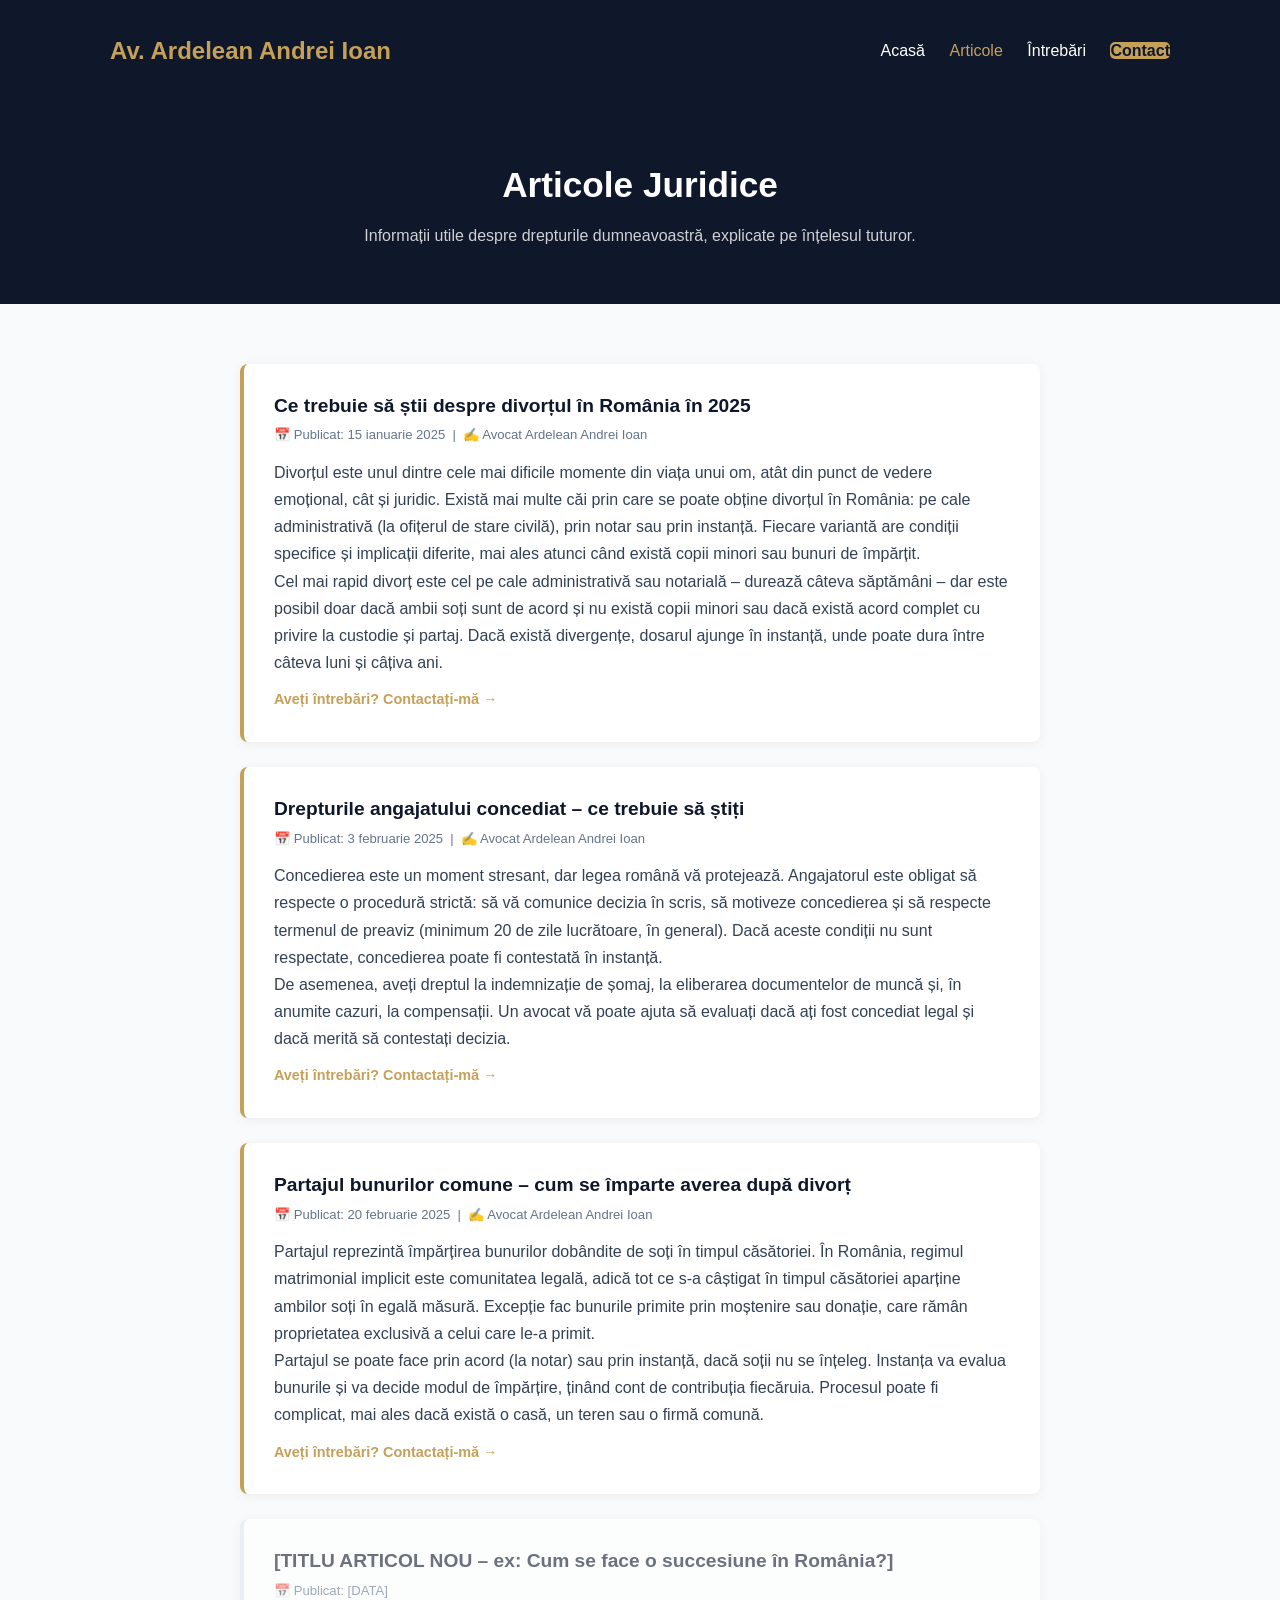
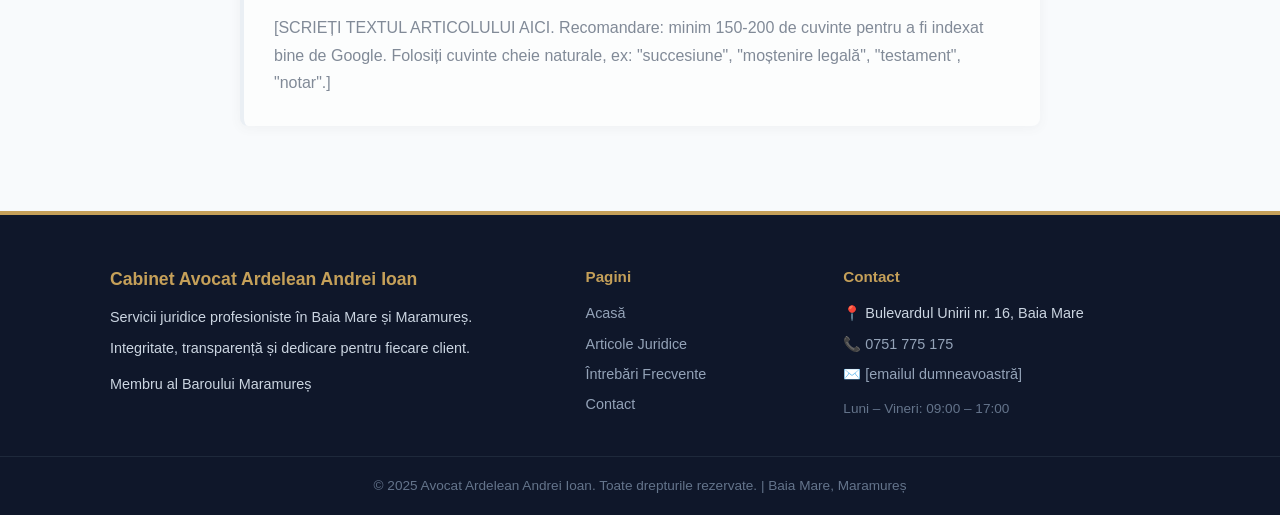
<file: articole.html>
<!DOCTYPE html>
<html lang="ro">
<head>
    <meta charset="UTF-8">
    <meta name="viewport" content="width=device-width, initial-scale=1.0">
    <title>Articole Juridice | Avocat Ardelean Andrei Ioan – Baia Mare</title>
    <meta name="description" content="Articole juridice utile scrise de Avocat Ardelean Andrei Ioan din Baia Mare. Informații despre divorț, moștenire, drepturi ale angajaților și alte subiecte de drept.">
    <meta name="keywords" content="articole juridice, avocat baia mare, drept civil, divort, mostenire, drepturi angajati, informatii juridice maramures">
    <link rel="canonical" href="https://www.site-ul-tau.ro/articole.html">
    <!-- TODO: Înlocuiți "site-ul-tau.ro" cu domeniul dumneavoastră real -->
    <link rel="stylesheet" href="style.css">
</head>
<body>

    <header>
        <nav>
            <a href="index.html" class="logo">Av. Ardelean Andrei Ioan</a>
            <button class="hamburger" id="hamburger" aria-label="Deschide meniu" aria-expanded="false">
                <span></span><span></span><span></span>
            </button>
            <div class="nav-links" id="navLinks">
                <a href="index.html">Acasă</a>
                <a href="articole.html" class="active">Articole</a>
                <a href="intrebari.html">Întrebări</a>
                <a href="contact.html" class="nav-cta">Contact</a>
            </div>
        </nav>
    </header>

    <div class="page-header">
        <h1>Articole Juridice</h1>
        <p>Informații utile despre drepturile dumneavoastră, explicate pe înțelesul tuturor.</p>
    </div>

    <div class="inner-page">
        <div class="article-list">

            <!-- =====================================================================
                 ARTICOL EXEMPLU 1 – Îl puteți păstra sau înlocui cu un articol real.
                 Copiați blocul de mai jos pentru a adăuga articole noi.
                 ===================================================================== -->
            <article class="article-card">
                <h2>Ce trebuie să știi despre divorțul în România în 2025</h2>
                <p class="article-meta">📅 Publicat: 15 ianuarie 2025 &nbsp;|&nbsp; ✍️ Avocat Ardelean Andrei Ioan</p>
                <p>
                    Divorțul este unul dintre cele mai dificile momente din viața unui om, atât din punct de vedere emoțional,
                    cât și juridic. Există mai multe căi prin care se poate obține divorțul în România: pe cale administrativă
                    (la ofițerul de stare civilă), prin notar sau prin instanță. Fiecare variantă are condiții specifice și
                    implicații diferite, mai ales atunci când există copii minori sau bunuri de împărțit.
                </p>
                <p>
                    Cel mai rapid divorț este cel pe cale administrativă sau notarială – durează câteva săptămâni – dar
                    este posibil doar dacă ambii soți sunt de acord și nu există copii minori sau dacă există acord complet
                    cu privire la custodie și partaj. Dacă există divergențe, dosarul ajunge în instanță, unde poate dura
                    între câteva luni și câțiva ani.
                </p>
                <a href="contact.html" class="article-cta">Aveți întrebări? Contactați-mă →</a>
            </article>

            <!-- =====================================================================
                 ARTICOL EXEMPLU 2
                 ===================================================================== -->
            <article class="article-card">
                <h2>Drepturile angajatului concediat – ce trebuie să știți</h2>
                <p class="article-meta">📅 Publicat: 3 februarie 2025 &nbsp;|&nbsp; ✍️ Avocat Ardelean Andrei Ioan</p>
                <p>
                    Concedierea este un moment stresant, dar legea română vă protejează. Angajatorul este obligat să respecte
                    o procedură strictă: să vă comunice decizia în scris, să motiveze concedierea și să respecte termenul de
                    preaviz (minimum 20 de zile lucrătoare, în general). Dacă aceste condiții nu sunt respectate, concedierea
                    poate fi contestată în instanță.
                </p>
                <p>
                    De asemenea, aveți dreptul la indemnizație de șomaj, la eliberarea documentelor de muncă și, în anumite
                    cazuri, la compensații. Un avocat vă poate ajuta să evaluați dacă ați fost concediat legal și dacă merită
                    să contestați decizia.
                </p>
                <a href="contact.html" class="article-cta">Aveți întrebări? Contactați-mă →</a>
            </article>

            <!-- =====================================================================
                 ARTICOL EXEMPLU 3
                 ===================================================================== -->
            <article class="article-card">
                <h2>Partajul bunurilor comune – cum se împarte averea după divorț</h2>
                <p class="article-meta">📅 Publicat: 20 februarie 2025 &nbsp;|&nbsp; ✍️ Avocat Ardelean Andrei Ioan</p>
                <p>
                    Partajul reprezintă împărțirea bunurilor dobândite de soți în timpul căsătoriei. În România, regimul
                    matrimonial implicit este comunitatea legală, adică tot ce s-a câștigat în timpul căsătoriei aparține
                    ambilor soți în egală măsură. Excepție fac bunurile primite prin moștenire sau donație, care rămân
                    proprietatea exclusivă a celui care le-a primit.
                </p>
                <p>
                    Partajul se poate face prin acord (la notar) sau prin instanță, dacă soții nu se înțeleg. Instanța va
                    evalua bunurile și va decide modul de împărțire, ținând cont de contribuția fiecăruia. Procesul poate
                    fi complicat, mai ales dacă există o casă, un teren sau o firmă comună.
                </p>
                <a href="contact.html" class="article-cta">Aveți întrebări? Contactați-mă →</a>
            </article>

            <!-- =====================================================================
                 PLACEHOLDER – Adăugați articolele dumneavoastră reale mai jos.
                 Copiați structura de mai sus și completați:
                   - <h2>TITLUL ARTICOLULUI</h2>
                   - <p class="article-meta">📅 Publicat: DATA</p>
                   - <p>CONȚINUTUL ARTICOLULUI – minim 2 paragrafe pentru SEO bun</p>
                 ===================================================================== -->
            <article class="article-card" style="border-left-color: #e2e8f0; opacity: 0.6;">
                <h2>[TITLU ARTICOL NOU – ex: Cum se face o succesiune în România?]</h2>
                <p class="article-meta">📅 Publicat: [DATA]</p>
                <p>
                    [SCRIEȚI TEXTUL ARTICOLULUI AICI. Recomandare: minim 150-200 de cuvinte pentru a fi indexat bine de Google.
                    Folosiți cuvinte cheie naturale, ex: "succesiune", "moștenire legală", "testament", "notar".]
                </p>
            </article>

        </div>
    </div>

    <!-- ===== FOOTER ===== -->
    <footer>
        <div class="footer-content">
            <div class="footer-col">
                <h3>Cabinet Avocat Ardelean Andrei Ioan</h3>
                <p>Servicii juridice profesioniste în Baia Mare și Maramureș.</p>
                <p>Integritate, transparență și dedicare pentru fiecare client.</p>
                <p style="margin-top: 12px;">Membru al Baroului Maramureș</p>
            </div>
            <div class="footer-col">
                <h4>Pagini</h4>
                <ul>
                    <li><a href="index.html">Acasă</a></li>
                    <li><a href="articole.html">Articole Juridice</a></li>
                    <li><a href="intrebari.html">Întrebări Frecvente</a></li>
                    <li><a href="contact.html">Contact</a></li>
                </ul>
            </div>
            <div class="footer-col">
                <h4>Contact</h4>
                <p>📍 Bulevardul Unirii nr. 16, Baia Mare</p>
                <p>📞 <a href="tel:+40751775175">0751 775 175</a></p>
                <p>✉️ <a href="mailto:email@exemplu.ro">[emailul dumneavoastră]</a></p>
                <p style="margin-top: 10px; font-size: 0.85rem; color: #64748b;">Luni – Vineri: 09:00 – 17:00</p>
            </div>
        </div>
        <div class="footer-bottom">
            <p>© 2025 Avocat Ardelean Andrei Ioan. Toate drepturile rezervate. | Baia Mare, Maramureș</p>
        </div>
    </footer>

    <script>
        const hamburger = document.getElementById('hamburger');
        const navLinks = document.getElementById('navLinks');
        hamburger.addEventListener('click', function () {
            const isOpen = navLinks.classList.toggle('open');
            hamburger.setAttribute('aria-expanded', isOpen);
        });
        navLinks.querySelectorAll('a').forEach(function(link) {
            link.addEventListener('click', function() {
                navLinks.classList.remove('open');
                hamburger.setAttribute('aria-expanded', 'false');
            });
        });
    </script>
</body>
</html>
</file>
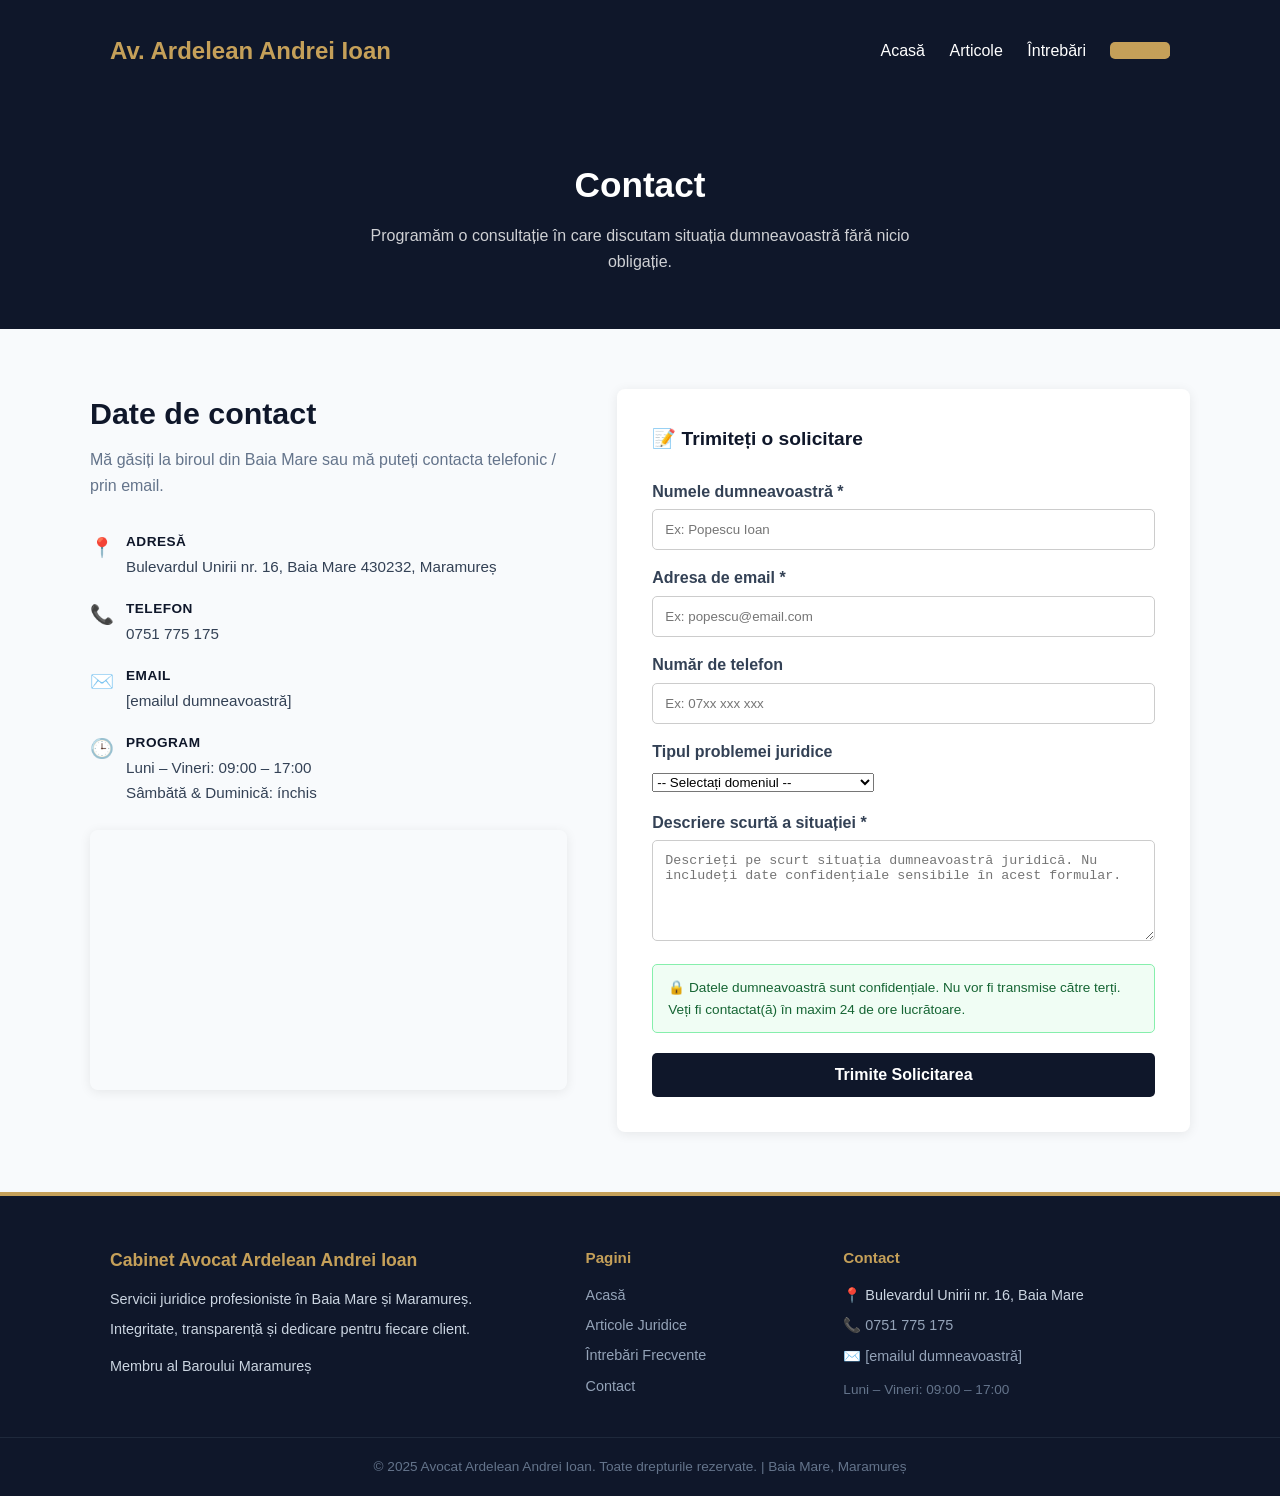
<file: contact.html>
<!DOCTYPE html>
<html lang="ro">
<head>
    <meta charset="UTF-8">
    <meta name="viewport" content="width=device-width, initial-scale=1.0">
    <title>Contact | Avocat Ardelean Andrei Ioan – Baia Mare, Maramureș</title>
    <meta name="description" content="Contactați Avocat Ardelean Andrei Ioan din Baia Mare. Programați o consultație juridică completând formularul de contact sau sunând la 0751 775 175.">
    <meta name="keywords" content="contact avocat baia mare, programare consultatie juridica, avocat maramures contact">
    <link rel="canonical" href="https://www.site-ul-tau.ro/contact.html">
    <link rel="stylesheet" href="style.css">
</head>
<body>

    <header>
        <nav>
            <a href="index.html" class="logo">Av. Ardelean Andrei Ioan</a>
            <button class="hamburger" id="hamburger" aria-label="Deschide meniu" aria-expanded="false">
                <span></span><span></span><span></span>
            </button>
            <div class="nav-links" id="navLinks">
                <a href="index.html">Acasă</a>
                <a href="articole.html">Articole</a>
                <a href="intrebari.html">Întrebări</a>
                <a href="contact.html" class="active nav-cta">Contact</a>
            </div>
        </nav>
    </header>

    <div class="page-header">
        <h1>Contact</h1>
        <p>Programăm o consultație în care discutam situația dumneavoastră fără nicio obligație.</p>
    </div>

    <div class="contact-page">
        <div class="contact-grid">

            <!-- Coloana stanga: info + harta -->
            <div class="contact-info">
                <h1>Date de contact</h1>
                <p>Mă găsiți la biroul din Baia Mare sau mă puteți contacta telefonic / prin email.</p>

                <div class="contact-detail">
                    <span class="contact-detail-icon">📍</span>
                    <div>
                        <h4>Adresă</h4>
                        <p>Bulevardul Unirii nr. 16, Baia Mare 430232, Maramureș</p>
                    </div>
                </div>

                <div class="contact-detail">
                    <span class="contact-detail-icon">📞</span>
                    <div>
                        <h4>Telefon</h4>
                        <p><a href="tel:+40751775175">0751 775 175</a></p>
                    </div>
                </div>

                <div class="contact-detail">
                    <span class="contact-detail-icon">✉️</span>
                    <div>
                        <h4>Email</h4>
                        <!--
                            TODO: Înlocuiți adresa de mai jos cu emailul dumneavoastră real.
                            Exemplu: avocat.ardelean@gmail.com sau office@cabinet-ardelean.ro
                        -->
                        <p><a href="mailto:email@exemplu.ro">[emailul dumneavoastră]</a></p>
                    </div>
                </div>

                <div class="contact-detail">
                    <span class="contact-detail-icon">🕒</span>
                    <div>
                        <h4>Program</h4>
                        <p>Luni – Vineri: 09:00 – 17:00</p>
                        <p>Sâmbătă &amp; Duminică: ínchis</p>
                    </div>
                </div>

                <!-- GOOGLE MAPS EMBED -->
                <div class="map-container">
                    <!--
                        Google Maps embed – harta este deja setată la adresa cabinetului.
                        Dacă doriți să actualizați harta:
                        1. Mergeți pe maps.google.com și căutați adresa dumneavoastră
                        2. Apăsați Share > Embed a map
                        3. Copiați codul iframe și înlocuiți iframe-ul de mai jos
                    -->
                    <iframe
                        src="https://www.google.com/maps/embed?pb=!1m18!1m12!1m3!1d2687.8343323623876!2d23.570886400000003!3d47.648786099999995!2m3!1f0!2f0!3f0!3m2!1i1024!2i768!4f13.1!3m3!1m2!1s0x4737dd00304d283d%3A0xe38a8ea80cbb7234!2sAvocat%20Baia%20Mare%20-%20Ardelean%20Andrei!5e0!3m2!1sro!2sro!4v1763992588391!5m2!1sro!2sro"
                        allowfullscreen="" loading="lazy" referrerpolicy="no-referrer-when-downgrade"
                        title="Locația cabinetului de avocat Ardelean Andrei Ioan, Baia Mare">
                    </iframe>
                </div>
            </div>

            <!-- Coloana dreapta: formular contact -->
            <div class="contact-form-wrap">
                <h2>📝 Trimiteți o solicitare</h2>

                <!--
                    ====================================================
                    INSTRUCȚIUNI FORMULAR – FORMSPREE (RECOMANDAT)
                    ====================================================
                    Formularul folosește Formspree (formspree.io) – un serviciu
                    GRATUIT care trimite email-urile din formular direct la voi.

                    PAŞI PENTRU ACTIVARE:
                    1. Mergeți pe https://formspree.io și creați un cont gratuit
                    2. Creați un nou "Form" și introduceți emailul dumneavoastră
                    3. Veți primi un COD de forma: xyzabcde
                    4. Înlocuiți CODUL_TAU_FORMSPREE de mai jos cu acel cod
                       Exemplu: action="https://formspree.io/f/xyzabcde"
                    5. Gata! La fiecare submit, veți primi un email.

                    ALTERNATIVA: Dacă aveți hosting cu PHP, puteți folosi
                    un script PHP simplu în loc de Formspree.
                    ====================================================
                -->
                <form action="https://formspree.io/f/CODUL_TAU_FORMSPREE" method="POST">

                    <!-- Câmp ascuns – redirectă utilizatorul după trimitere -->
                    <!-- <input type="hidden" name="_next" value="https://www.site-ul-tau.ro/multumesc.html"> -->

                    <div class="form-group">
                        <label for="nume">Numele dumneavoastră *</label>
                        <input type="text" id="nume" name="nume" required
                               placeholder="Ex: Popescu Ioan" autocomplete="name">
                    </div>

                    <div class="form-group">
                        <label for="email">Adresa de email *</label>
                        <input type="email" id="email" name="email" required
                               placeholder="Ex: popescu@email.com" autocomplete="email">
                    </div>

                    <div class="form-group">
                        <label for="telefon">Număr de telefon</label>
                        <input type="tel" id="telefon" name="telefon"
                               placeholder="Ex: 07xx xxx xxx" autocomplete="tel">
                    </div>

                    <div class="form-group">
                        <label for="subiect">Tipul problemei juridice</label>
                        <select id="subiect" name="subiect">
                            <option value="">-- Selectați domeniul --</option>
                            <option value="Drept Civil">Drept Civil (contracte, litigi, partaj)</option>
                            <option value="Dreptul Familiei">Dreptul Familiei (divorț, custod ie)</option>
                            <option value="Drept Penal">Drept Penal</option>
                            <option value="Drept Comercial">Drept Comercial</option>
                            <option value="Drept Imobiliar">Drept Imobiliar</option>
                            <option value="Altele">Altele</option>
                        </select>
                    </div>

                    <div class="form-group">
                        <label for="mesaj">Descriere scurtă a situației *</label>
                        <textarea id="mesaj" name="mesaj" rows="5" required
                                  placeholder="Descrieți pe scurt situația dumneavoastră juridică. Nu includeți date confidențiale sensibile în acest formular."></textarea>
                    </div>

                    <p class="form-notice">
                        🔒 Datele dumneavoastră sunt confidențiale. Nu vor fi transmise către terți.
                        Veți fi contactat(ă) în maxim 24 de ore lucrătoare.
                    </p>

                    <button type="submit" class="form-submit-btn">Trimite Solicitarea</button>
                </form>
            </div>

        </div>
    </div>

    <!-- ===== FOOTER ===== -->
    <footer>
        <div class="footer-content">
            <div class="footer-col">
                <h3>Cabinet Avocat Ardelean Andrei Ioan</h3>
                <p>Servicii juridice profesioniste în Baia Mare și Maramureș.</p>
                <p>Integritate, transparență și dedicare pentru fiecare client.</p>
                <p style="margin-top: 12px;">Membru al Baroului Maramureș</p>
            </div>
            <div class="footer-col">
                <h4>Pagini</h4>
                <ul>
                    <li><a href="index.html">Acasă</a></li>
                    <li><a href="articole.html">Articole Juridice</a></li>
                    <li><a href="intrebari.html">Întrebări Frecvente</a></li>
                    <li><a href="contact.html">Contact</a></li>
                </ul>
            </div>
            <div class="footer-col">
                <h4>Contact</h4>
                <p>📍 Bulevardul Unirii nr. 16, Baia Mare</p>
                <p>📞 <a href="tel:+40751775175">0751 775 175</a></p>
                <p>✉️ <a href="mailto:email@exemplu.ro">[emailul dumneavoastră]</a></p>
                <p style="margin-top: 10px; font-size: 0.85rem; color: #64748b;">Luni – Vineri: 09:00 – 17:00</p>
            </div>
        </div>
        <div class="footer-bottom">
            <p>© 2025 Avocat Ardelean Andrei Ioan. Toate drepturile rezervate. | Baia Mare, Maramureș</p>
        </div>
    </footer>

    <script>
        const hamburger = document.getElementById('hamburger');
        const navLinks = document.getElementById('navLinks');
        hamburger.addEventListener('click', function () {
            const isOpen = navLinks.classList.toggle('open');
            hamburger.setAttribute('aria-expanded', isOpen);
        });
        navLinks.querySelectorAll('a').forEach(function(link) {
            link.addEventListener('click', function() {
                navLinks.classList.remove('open');
                hamburger.setAttribute('aria-expanded', 'false');
            });
        });
    </script>
</body>
</html>
</file>
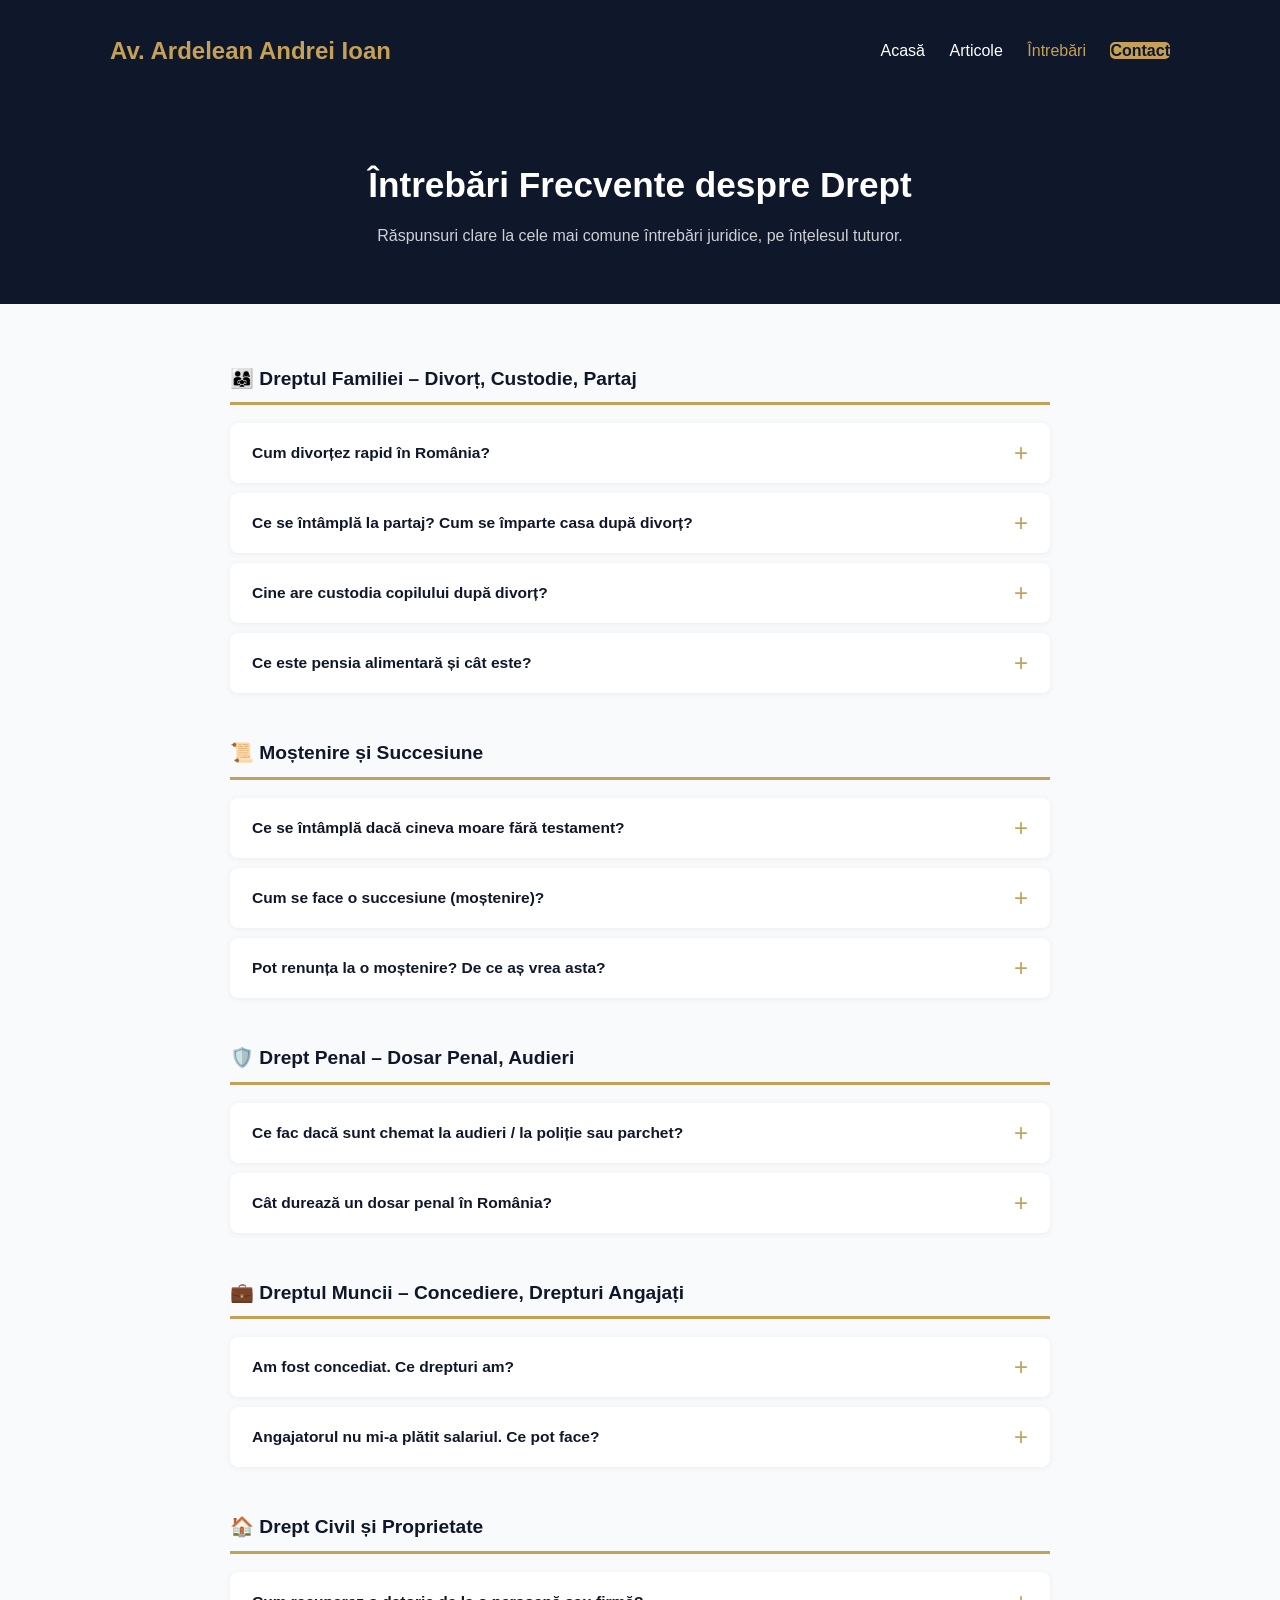
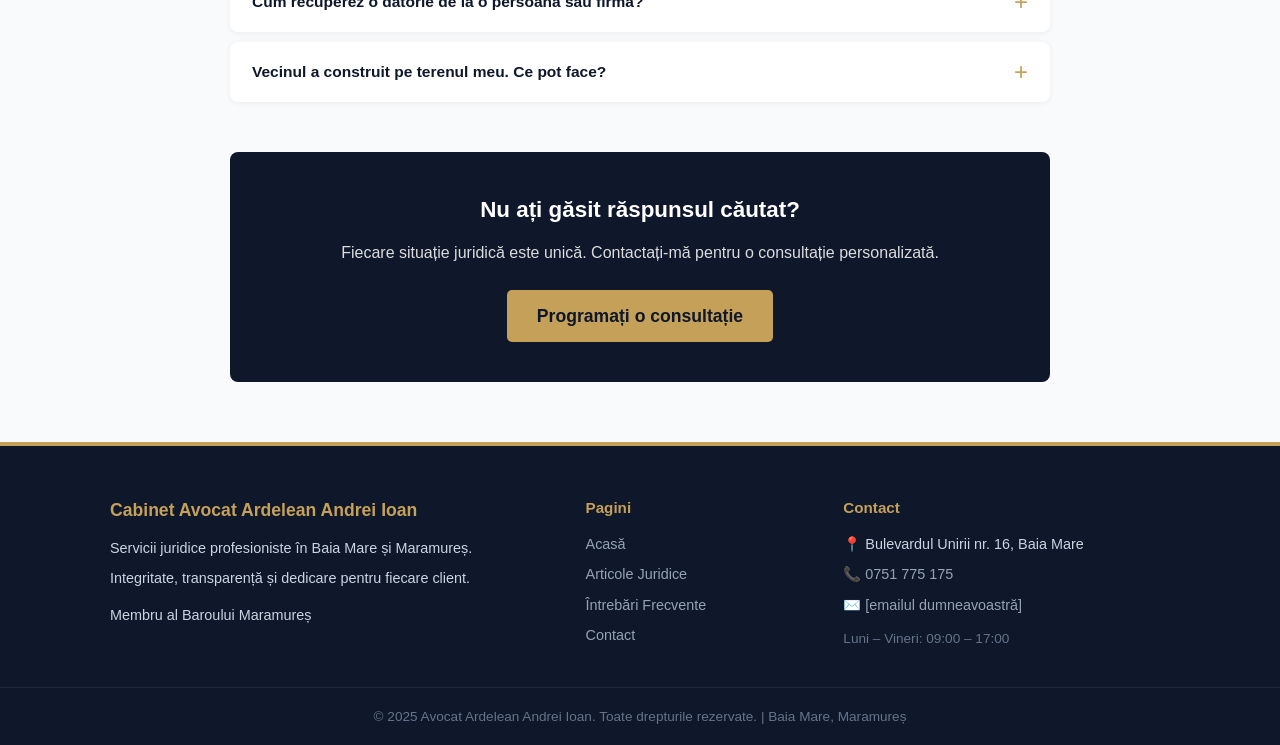
<file: intrebari.html>
<!DOCTYPE html>
<html lang="ro">
<head>
    <meta charset="UTF-8">
    <meta name="viewport" content="width=device-width, initial-scale=1.0">
    <title>Întrebări Frecvente despre Drept | Avocat Ardelean Andrei Ioan – Baia Mare</title>
    <meta name="description" content="Răspunsuri clare la cele mai frecvente întrebări juridice: ce se întâmplă la partaj, cum divorțezi, cine are custodia copilului, ce drepturi ai ca angajat concediat. Avocat Baia Mare.">
    <meta name="keywords" content="intrebari juridice, ce se intampla la partaj, cum divortiez, custodia copilului, drepturi angajat concediat, mostenire fara testament, avocat baia mare intrebari">
    <link rel="canonical" href="https://www.site-ul-tau.ro/intrebari.html">
    <!-- TODO: Înlocuiți "site-ul-tau.ro" cu domeniul dumneavoastră real -->
    <link rel="stylesheet" href="style.css">

    <!--
        Schema.org FAQPage – ajută Google să afișeze răspunsurile direct în rezultatele
        de căutare (rich snippets / featured snippets). Actualizați întrebările/răspunsurile
        de mai jos să corespundă cu conținutul paginii.
    -->
    <script type="application/ld+json">
    {
      "@context": "https://schema.org",
      "@type": "FAQPage",
      "mainEntity": [
        {
          "@type": "Question",
          "name": "Ce se întâmplă la partaj?",
          "acceptedAnswer": {
            "@type": "Answer",
            "text": "Partajul este procedura prin care bunurile comune dobândite în timpul căsătoriei sunt împărțite între foștii soți. Bunurile se pot împărți prin acord la notar sau prin hotărâre judecătorească. Fiecare soț are dreptul la jumătate din valoarea bunurilor comune, cu excepția celor primite prin moștenire sau donație."
          }
        },
        {
          "@type": "Question",
          "name": "Cum divorțez rapid în România?",
          "acceptedAnswer": {
            "@type": "Answer",
            "text": "Cel mai rapid divorț se obține pe cale administrativă (la starea civilă) sau la notar, dacă ambii soți sunt de acord și nu există copii minori. Durează câteva săptămâni. Dacă există copii sau neînțelegeri, divorțul se judecă în instanță, ceea ce poate dura câteva luni până la câțiva ani."
          }
        },
        {
          "@type": "Question",
          "name": "Cine are custodia copilului după divorț?",
          "acceptedAnswer": {
            "@type": "Answer",
            "text": "În Romania, regula generală este custodia comună: ambii părinți exercită împreună autoritatea părintească. Copilul are reședința stabilită la unul dintre părinți. Instanța decide în funcție de interesul superior al copilului, luând în considerare vârsta, atașamentul față de fiecare părinte și condițiile de trai."
          }
        },
        {
          "@type": "Question",
          "name": "Ce drepturi am dacă am fost concediat?",
          "acceptedAnswer": {
            "@type": "Answer",
            "text": "Dacă ați fost concediat, aveți dreptul la: preaviz de minim 20 zile lucrătoare, indemnizație de șomaj (dacă aveți stagiu de cotizare), eliberarea documentelor de muncă și a adeverinței de venit. Dacă concedierea a fost ilegală (fără respectarea procedurii), o puteți contesta la tribunal în 30 de zile."
          }
        },
        {
          "@type": "Question",
          "name": "Ce se întâmplă dacă mori fără testament?",
          "acceptedAnswer": {
            "@type": "Answer",
            "text": "Dacă nu există testament, moștenirea se împarte conform legii: prima clasă de moștenitori sunt descendenții (copiii), apoi părinții și frații/surorile, și așa mai departe. Soțul supraviețuitor are cota sa legală. Succesiunea se face la notar în termen de un an de la deces."
          }
        }
      ]
    }
    </script>
</head>
<body>

    <header>
        <nav>
            <a href="index.html" class="logo">Av. Ardelean Andrei Ioan</a>
            <button class="hamburger" id="hamburger" aria-label="Deschide meniu" aria-expanded="false">
                <span></span><span></span><span></span>
            </button>
            <div class="nav-links" id="navLinks">
                <a href="index.html">Acasă</a>
                <a href="articole.html">Articole</a>
                <a href="intrebari.html" class="active">Întrebări</a>
                <a href="contact.html" class="nav-cta">Contact</a>
            </div>
        </nav>
    </header>

    <div class="page-header">
        <h1>Întrebări Frecvente despre Drept</h1>
        <p>Răspunsuri clare la cele mai comune întrebări juridice, pe înțelesul tuturor.</p>
    </div>

    <div class="inner-page">
        <div class="faq-section">

            <!-- =========================================
                 CATEGORIE 1: DREPTUL FAMILIEI
                 ========================================= -->
            <div class="faq-category">
                <h2 class="faq-category-title">👨‍👩‍👧 Dreptul Familiei – Divorț, Custodie, Partaj</h2>

                <div class="faq-item">
                    <button class="faq-question" aria-expanded="false">
                        Cum divorțez rapid în România?
                        <span class="faq-toggle">+</span>
                    </button>
                    <div class="faq-answer">
                        <p>Există trei căi pentru divorț în România:</p>
                        <ul>
                            <li><strong>La starea civilă (administrativ)</strong> – cel mai rapid, durează ~30 de zile. Este posibil doar dacă ambii soți sunt de acord și nu există copii minori.</li>
                            <li><strong>La notar</strong> – similar cu cel administrativ, durează câteva săptămâni. Merge și dacă există copii minori, dar cu acordul complet al ambilor părinți cu privire la custodie, pensie alimentară și program de vizitare.</li>
                            <li><strong>Prin instanță</strong> – necesar atunci când există neînțelegeri. Poate dura de la câteva luni la câțiva ani, în funcție de complexitatea cazului.</li>
                        </ul>
                        <p>Un avocat vă poate ajuta să alegeți calea potrivită și să pregătiți documentele necesare.</p>
                    </div>
                </div>

                <div class="faq-item">
                    <button class="faq-question" aria-expanded="false">
                        Ce se întâmplă la partaj? Cum se împarte casa după divorț?
                        <span class="faq-toggle">+</span>
                    </button>
                    <div class="faq-answer">
                        <p>Partajul înseamnă împărțirea bunurilor comune dobândite în timpul căsătoriei. Regula generală: fiecare soț are dreptul la 50% din valoarea bunurilor comune.</p>
                        <p><strong>Ce intră la partaj:</strong> casa, terenul, mașina, economiile, mobilierul cumpărat în timpul căsătoriei.</p>
                        <p><strong>Ce NU intră la partaj:</strong> bunurile primite prin moștenire sau donație, bunurile avute înainte de căsătorie, obiectele de uz personal.</p>
                        <p>Partajul se poate face:</p>
                        <ul>
                            <li><strong>Prin acord la notar</strong> – mai rapid și mai ieftin dacă vă înțelegeți.</li>
                            <li><strong>Prin instanță</strong> – dacă nu există acord. Judecătorul poate decide atribuirea casei unuia dintre soți, cu obligația plății unei sulte (diferențe bănești) celuilalt.</li>
                        </ul>
                    </div>
                </div>

                <div class="faq-item">
                    <button class="faq-question" aria-expanded="false">
                        Cine are custodia copilului după divorț?
                        <span class="faq-toggle">+</span>
                    </button>
                    <div class="faq-answer">
                        <p>În România, regula generală după divorț este <strong>custodia comună</strong>: ambii părinți exercită împreună autoritatea părintească, indiferent la cine locuiește copilul.</p>
                        <p>Instanța stabilește:</p>
                        <ul>
                            <li><strong>Reședința copilului</strong> – la mamă, la tată sau alternativă (câte o perioadă la fiecare).</li>
                            <li><strong>Programul de vizitare</strong> – zilele în care părintele care nu are reședința poate petrece timp cu copilul.</li>
                            <li><strong>Pensia alimentară</strong> – contribuția financiară a părintelui care nu are reședința copilului.</li>
                        </ul>
                        <p>Criteriul principal este <strong>interesul superior al copilului</strong>. Vârsta, atașamentul față de fiecare părinte și condițiile de trai contează foarte mult.</p>
                    </div>
                </div>

                <div class="faq-item">
                    <button class="faq-question" aria-expanded="false">
                        Ce este pensia alimentară și cât este?
                        <span class="faq-toggle">+</span>
                    </button>
                    <div class="faq-answer">
                        <p>Pensia alimentară este suma de bani pe care părintele la care copilul nu locuiește este obligat să o plătească lunar pentru întreținerea copilului.</p>
                        <p><strong>Cuantumul legal:</strong></p>
                        <ul>
                            <li>Pentru un copil: 1/4 din venitul net al părintelui obligat</li>
                            <li>Pentru doi copii: 1/3 din venitul net</li>
                            <li>Pentru trei sau mai mulți copii: 1/2 din venitul net</li>
                        </ul>
                        <p>Pensia alimentară poate fi majorată sau redusă ulterior prin instanță, dacă se schimbă circumstanțele (venitul, nevoile copilului etc.).</p>
                        <p><strong>Neplata</strong> pensiei alimentare constituie infracțiune și se pedepsește cu amendă sau închisoare.</p>
                    </div>
                </div>

            </div>

            <!-- =========================================
                 CATEGORIE 2: MOȘTENIRE ȘI SUCCESIUNE
                 ========================================= -->
            <div class="faq-category">
                <h2 class="faq-category-title">📜 Moștenire și Succesiune</h2>

                <div class="faq-item">
                    <button class="faq-question" aria-expanded="false">
                        Ce se întâmplă dacă cineva moare fără testament?
                        <span class="faq-toggle">+</span>
                    </button>
                    <div class="faq-answer">
                        <p>Dacă nu există testament, moștenirea se împarte conform legii, în ordinea claselor de moștenitori:</p>
                        <ul>
                            <li><strong>Clasa I:</strong> Descendenții (copiii, nepoții) – primii la rând</li>
                            <li><strong>Clasa II:</strong> Părinții și frații/surorile decedatului</li>
                            <li><strong>Clasa III:</strong> Bunicii</li>
                            <li><strong>Clasa IV:</strong> Unchii și mătușile</li>
                        </ul>
                        <p><strong>Soțul supraviețuitor</strong> vine în concurs cu oricare clasă și are o cotă garantată (1/4 dacă există copii, mai mult dacă nu există moștenitori în linie directă).</p>
                        <p>Succesiunea se dezbate la notar, în termen de un an de la data decesului.</p>
                    </div>
                </div>

                <div class="faq-item">
                    <button class="faq-question" aria-expanded="false">
                        Cum se face o succesiune (moștenire)?
                        <span class="faq-toggle">+</span>
                    </button>
                    <div class="faq-answer">
                        <p>Procedura de succesiune se desfășoară, de regulă, la un notar public din raza județului unde a avut ultimul domiciliu defunctul.</p>
                        <p><strong>Documente necesare (în general):</strong></p>
                        <ul>
                            <li>Certificat de deces</li>
                            <li>Actele de stare civilă ale moștenitorilor (buletin, certificate de naștere/căsătorie)</li>
                            <li>Actele proprietăților (titluri de proprietate, extrase CF, acte pentru mașini etc.)</li>
                            <li>Testamentul, dacă există</li>
                        </ul>
                        <p>Notarul va elibera un <strong>Certificat de Moștenitor</strong> care dovedește cine sunt moștenitorii și ce cotă îi revine fiecăruia.</p>
                        <p>Dacă moștenitorii nu se înțeleg, litigiul se soluționează prin instanță.</p>
                    </div>
                </div>

                <div class="faq-item">
                    <button class="faq-question" aria-expanded="false">
                        Pot renunța la o moștenire? De ce aș vrea asta?
                        <span class="faq-toggle">+</span>
                    </button>
                    <div class="faq-answer">
                        <p>Da, puteți renunța la moștenire. Renunțarea se face în fața notarului public, în termen de un an de la data decesului.</p>
                        <p><strong>De ce renunți?</strong> Moștenirea include și datoriile defunctului. Dacă defunctul a lăsat mai multe datorii decât bunuri, acceptând moștenirea vă asumați și acele datorii. Renunțarea vă protejează de ele.</p>
                        <p>Dacă renunțați, partea dumneavoastră va reveni celorlalți moștenitori sau, în lipsa lor, statului.</p>
                    </div>
                </div>
            </div>

            <!-- =========================================
                 CATEGORIE 3: DREPT PENAL
                 ========================================= -->
            <div class="faq-category">
                <h2 class="faq-category-title">🛡️ Drept Penal – Dosar Penal, Audieri</h2>

                <div class="faq-item">
                    <button class="faq-question" aria-expanded="false">
                        Ce fac dacă sunt chemat la audieri / la poliție sau parchet?
                        <span class="faq-toggle">+</span>
                    </button>
                    <div class="faq-answer">
                        <p>Dacă sunteți chemat la audiere, primul lucru de făcut este să <strong>contactați un avocat înainte</strong> de a merge. Nu sunteți obligat să dați declarații fără asistență juridică.</p>
                        <p>Aveți dreptul să:</p>
                        <ul>
                            <li>Fiți asistat de un avocat ales de dumneavoastră la orice audiere</li>
                            <li>Refuzați să dați declarații (nu vă puteți autoincrimina)</li>
                            <li>Cunoașteți calitatea în care sunteți chemat: martor, suspect sau inculpat</li>
                        </ul>
                        <p>Calitatea de <strong>martor</strong> înseamnă că aveți cunoștință despre o faptă. Calitatea de <strong>suspect/inculpat</strong> înseamnă că sunteți bănuit de săvârșirea unei fapte penale – în acest caz, un avocat este esențial.</p>
                    </div>
                </div>

                <div class="faq-item">
                    <button class="faq-question" aria-expanded="false">
                        Cât durează un dosar penal în România?
                        <span class="faq-toggle">+</span>
                    </button>
                    <div class="faq-answer">
                        <p>Durata unui dosar penal variază foarte mult în funcție de complexitatea faptei și de volumul de muncă al instituțiilor.</p>
                        <ul>
                            <li><strong>Urmărirea penală</strong> (la parchet) – poate dura de la câteva luni la câțiva ani</li>
                            <li><strong>Judecata în primă instanță</strong> – de obicei 1-3 ani</li>
                            <li><strong>Căile de atac (apel, recursul în casație)</strong> – pot adăuga încă 1-2 ani</li>
                        </ul>
                        <p>Un avocat cu experiență poate contribui la accelerarea procedurii sau la obținerea de soluții favorabile mai rapid (tranzacție, renunțare la urmărire penală etc.).</p>
                    </div>
                </div>

            </div>

            <!-- =========================================
                 CATEGORIE 4: DREPTUL MUNCII
                 ========================================= -->
            <div class="faq-category">
                <h2 class="faq-category-title">💼 Dreptul Muncii – Concediere, Drepturi Angajați</h2>

                <div class="faq-item">
                    <button class="faq-question" aria-expanded="false">
                        Am fost concediat. Ce drepturi am?
                        <span class="faq-toggle">+</span>
                    </button>
                    <div class="faq-answer">
                        <p>La concediere, angajatorul este obligat să respecte o procedură strictă:</p>
                        <ul>
                            <li><strong>Decizia de concediere în scris</strong> – cu motivele clare și temeiurile legale</li>
                            <li><strong>Preavizul</strong> – minimum 20 de zile lucrătoare (dacă nu sunteți în perioadă de probă)</li>
                            <li><strong>Eliberarea documentelor</strong> – adeverință de salariat, copie contract de muncă, fișă de lichidare</li>
                        </ul>
                        <p>Aveți dreptul să <strong>contestați</strong> decizia de concediere în termen de <strong>30 de zile calendaristice</strong> de la primire, la Tribunalul de Muncă.</p>
                        <p>De asemenea, puteți beneficia de <strong>indemnizație de șomaj</strong> dacă aveți cel puțin 12 luni de stagiu de cotizare în ultimele 24 de luni.</p>
                    </div>
                </div>

                <div class="faq-item">
                    <button class="faq-question" aria-expanded="false">
                        Angajatorul nu mi-a plătit salariul. Ce pot face?
                        <span class="faq-toggle">+</span>
                    </button>
                    <div class="faq-answer">
                        <p>Neplata salariului este o situație serioasă care vă dă mai multe opțiuni:</p>
                        <ul>
                            <li><strong>Sesizarea Inspectoratului Teritorial de Muncă (ITM)</strong> – gratuit, poate obliga angajatorul să plătească și îl poate amenda.</li>
                            <li><strong>Acțiune în instanță</strong> – puteți solicita la tribunal plata salariului restant plus dobânzi și daune morale. Procesele de muncă sunt <strong>scutite de taxa de timbru</strong>.</li>
                            <li><strong>Executare silită</strong> – dacă aveți deja o hotărâre judecătorească.</li>
                        </ul>
                        <p>Termenul de prescripție pentru recuperarea drepturilor salariale este de <strong>3 ani</strong>.</p>
                    </div>
                </div>

            </div>

            <!-- =========================================
                 CATEGORIE 5: DREPT CIVIL ȘI PROPRIETATE
                 ========================================= -->
            <div class="faq-category">
                <h2 class="faq-category-title">🏠 Drept Civil și Proprietate</h2>

                <div class="faq-item">
                    <button class="faq-question" aria-expanded="false">
                        Cum recuperez o datorie de la o persoană sau firmă?
                        <span class="faq-toggle">+</span>
                    </button>
                    <div class="faq-answer">
                        <p>Pentru recuperarea unei creanțe (datorie), aveți câteva opțiuni:</p>
                        <ul>
                            <li><strong>Somaţia de plată</strong> – procedură rapidă, fără judecată contradictorie, pentru creanțe certe, lichide și exigibile (ex: factură neachitată). Poate dura câteva săptămâni.</li>
                            <li><strong>Acțiunea civilă la instanță</strong> – pentru sume mai mari sau dacă debitorul contestă datoria.</li>
                            <li><strong>Executarea silită</strong> – odată obținut un titlu executoriu (hotărâre, contract autentic), un executor judecătoresc poate popri salarul, contul bancar sau bunurile debitorului.</li>
                        </ul>
                        <p>Termenul de prescripție pentru creanțele civile este de <strong>3 ani</strong> de la data scadenței.</p>
                    </div>
                </div>

                <div class="faq-item">
                    <button class="faq-question" aria-expanded="false">
                        Vecinul a construit pe terenul meu. Ce pot face?
                        <span class="faq-toggle">+</span>
                    </button>
                    <div class="faq-answer">
                        <p>Dacă cineva a construit sau s-a extins pe terenul dumneavoastră, aveți mai multe opțiuni:</p>
                        <ul>
                            <li><strong>Acțiune în revendicare</strong> – pentru a vă redobândi proprietatea</li>
                            <li><strong>Acțiune posesorie</strong> – dacă sunteți deranjat în posesia terenului (mai rapidă)</li>
                            <li><strong>Demersuri administrative</strong> – sesizarea Primăriei sau Inspectoratului în Construcții dacă există construcții ilegale</li>
                        </ul>
                        <p>Este important să acționați la timp – anumite drepturi se pot prescrie. Consultați un avocat pentru o analiză a documentelor (extrase CF, planuri cadastrale).</p>
                    </div>
                </div>

            </div>

            <!-- =========================================
                 PLACEHOLDER – Adăugați întrebări noi
                 ==========================================
                 Pentru a adăuga o întrebare nouă, copiați blocul de mai jos
                 și completați întrebarea și răspunsul:

                 <div class="faq-item">
                     <button class="faq-question" aria-expanded="false">
                         [ÎNTREBAREA DUMNEAVOASTRĂ]
                         <span class="faq-toggle">+</span>
                     </button>
                     <div class="faq-answer">
                         <p>[RĂSPUNSUL]</p>
                     </div>
                 </div>

                 Nu uitați să actualizați și Schema.org JSON-LD din <head>
                 pentru a beneficia de rich snippets în Google!
                 ========================================= -->

        </div>

        <!-- CTA Banner -->
        <div style="background: var(--primary-color); color: white; padding: 40px 30px; border-radius: 8px; text-align: center; margin-top: 50px; max-width: 820px; margin-left: auto; margin-right: auto;">
            <h2 style="margin-bottom: 12px; font-size: 1.4rem;">Nu ați găsit răspunsul căutat?</h2>
            <p style="opacity: 0.85; margin-bottom: 1.5rem;">Fiecare situație juridică este unică. Contactați-mă pentru o consultație personalizată.</p>
            <a href="contact.html" class="btn">Programați o consultație</a>
        </div>
    </div>

    <!-- ===== FOOTER ===== -->
    <footer>
        <div class="footer-content">
            <div class="footer-col">
                <h3>Cabinet Avocat Ardelean Andrei Ioan</h3>
                <p>Servicii juridice profesioniste în Baia Mare și Maramureș.</p>
                <p>Integritate, transparență și dedicare pentru fiecare client.</p>
                <p style="margin-top: 12px;">Membru al Baroului Maramureș</p>
            </div>
            <div class="footer-col">
                <h4>Pagini</h4>
                <ul>
                    <li><a href="index.html">Acasă</a></li>
                    <li><a href="articole.html">Articole Juridice</a></li>
                    <li><a href="intrebari.html">Întrebări Frecvente</a></li>
                    <li><a href="contact.html">Contact</a></li>
                </ul>
            </div>
            <div class="footer-col">
                <h4>Contact</h4>
                <p>📍 Bulevardul Unirii nr. 16, Baia Mare</p>
                <p>📞 <a href="tel:+40751775175">0751 775 175</a></p>
                <p>✉️ <a href="mailto:email@exemplu.ro">[emailul dumneavoastră]</a></p>
                <p style="margin-top: 10px; font-size: 0.85rem; color: #64748b;">Luni – Vineri: 09:00 – 17:00</p>
            </div>
        </div>
        <div class="footer-bottom">
            <p>© 2025 Avocat Ardelean Andrei Ioan. Toate drepturile rezervate. | Baia Mare, Maramureș</p>
        </div>
    </footer>

    <script>
        // Hamburger menu
        const hamburger = document.getElementById('hamburger');
        const navLinks = document.getElementById('navLinks');
        hamburger.addEventListener('click', function () {
            const isOpen = navLinks.classList.toggle('open');
            hamburger.setAttribute('aria-expanded', isOpen);
        });
        navLinks.querySelectorAll('a').forEach(function(link) {
            link.addEventListener('click', function() {
                navLinks.classList.remove('open');
                hamburger.setAttribute('aria-expanded', 'false');
            });
        });

        // FAQ Accordion
        document.querySelectorAll('.faq-question').forEach(function(btn) {
            btn.addEventListener('click', function() {
                const item = this.closest('.faq-item');
                const isOpen = item.classList.contains('open');

                // Închide toate celelalte din aceeași categorie
                const category = item.closest('.faq-category');
                category.querySelectorAll('.faq-item.open').forEach(function(openItem) {
                    openItem.classList.remove('open');
                    openItem.querySelector('.faq-question').setAttribute('aria-expanded', 'false');
                });

                // Deschide pe cel curent dacă nu era deschis
                if (!isOpen) {
                    item.classList.add('open');
                    this.setAttribute('aria-expanded', 'true');
                }
            });
        });
    </script>
</body>
</html>
</file>
<file: style.css>
/* style.css - ACTUALIZAT */
:root {
    --primary-color: #0f172a; /* Navy Blue */
    --accent-color: #c5a059;  /* Auriu */
    --text-color: #334155;
    --light-bg: #f8fafc;
    --white: #ffffff;
}

* {
    box-sizing: border-box;
    margin: 0;
    padding: 0;
}

/* AICI E SECRETUL PENTRU FOOTER */
body {
    font-family: 'Helvetica Neue', Helvetica, Arial, sans-serif;
    line-height: 1.6;
    color: var(--text-color);
    background-color: var(--light-bg);
    display: flex;
    flex-direction: column;
    min-height: 100vh; /* Ocupă minim toată înălțimea ecranului */
}

header {
    background: var(--primary-color);
    color: var(--white);
    padding: 1rem 0;
    position: sticky;
    top: 0;
    z-index: 100;
}

nav {
    max-width: 1100px;
    margin: 0 auto;
    display: flex;
    justify-content: space-between;
    align-items: center;
    padding: 0 20px;
}

.logo {
    font-size: 1.5rem;
    font-weight: bold;
    color: var(--accent-color);
    text-decoration: none;
}

.nav-links a {
    color: var(--white);
    text-decoration: none;
    margin-left: 20px;
    font-weight: 500;
    transition: color 0.3s;
}

.nav-links a:hover {
    color: var(--accent-color);
}

/* Hamburger button */
.hamburger {
    display: none;
    flex-direction: column;
    gap: 5px;
    background: none;
    border: none;
    cursor: pointer;
    padding: 8px;
    flex-shrink: 0;
}
.hamburger span {
    display: block;
    width: 25px;
    height: 2px;
    background: var(--white);
    border-radius: 2px;
    transition: transform 0.3s, opacity 0.3s;
}

@media (max-width: 768px) {
    .hamburger {
        display: flex;
    }
    .nav-links {
        display: none;
        position: absolute;
        top: 70px;
        left: 0;
        right: 0;
        background: var(--primary-color);
        flex-direction: column;
        padding: 15px 20px 20px;
        gap: 4px;
        border-top: 2px solid var(--accent-color);
        box-shadow: 0 8px 20px rgba(0,0,0,0.3);
    }
    .nav-links.open {
        display: flex;
    }
    .nav-links a {
        margin-left: 0;
        padding: 12px 14px;
        border-radius: 5px;
    }
}

.hero {
    /* Asigură-te că imaginea există sau schimbă numele aici */
    background: linear-gradient(rgba(15, 23, 42, 0.85), rgba(15, 23, 42, 0.9)), url('hero.jpg');
    background-size: cover;
    background-position: center;
    padding: 100px 20px; /* Spațiere mai mare */
    display: flex;
    align-items: center;
    justify-content: center;
    color: var(--white);
    text-align: center;
    flex-grow: 1; /* Ajută la umplerea spațiului */
}

.hero-content {
    max-width: 800px;
}

.hero h1 {
    font-size: 2.8rem;
    margin-bottom: 1.5rem;
    line-height: 1.2;
}

.hero p {
    font-size: 1.2rem;
    margin-bottom: 2rem;
    opacity: 0.9;
}

.btn {
    background: var(--accent-color);
    color: var(--primary-color);
    padding: 12px 30px;
    text-decoration: none;
    border-radius: 5px;
    font-weight: bold;
    font-size: 1.1rem;
    display: inline-block;
    transition: transform 0.2s;
}

.btn:hover {
    transform: translateY(-2px);
    background: #d4b06a;
}

.container {
    max-width: 1100px;
    margin: 60px auto;
    padding: 0 20px;
    width: 100%;
}

.grid-2 {
    display: grid;
    grid-template-columns: 1fr 1fr;
    gap: 50px;
    align-items: center;
}

@media (max-width: 768px) {
    .grid-2 {
        grid-template-columns: 1fr;
    }
}

img.profile-pic {
    width: 100%;
    border-radius: 10px;
    box-shadow: 0 5px 15px rgba(0,0,0,0.1);
}

.article-card, .contact-form {
    background: var(--white);
    padding: 25px;
    border-radius: 8px;
    margin-bottom: 20px;
    box-shadow: 0 2px 10px rgba(0,0,0,0.05);
}

.article-card {
    border-left: 4px solid var(--accent-color);
}

.form-group { margin-bottom: 15px; }
label { display: block; margin-bottom: 5px; font-weight: bold; }
input, textarea { width: 100%; padding: 12px; border: 1px solid #ccc; border-radius: 5px; }
button { background: var(--primary-color); color: var(--white); border: none; padding: 12px 25px; border-radius: 5px; cursor: pointer; font-size: 1rem; }
button:hover { background: var(--accent-color); }

footer {
    background: var(--primary-color);
    color: #cbd5e1;
    margin-top: auto;
    font-size: 0.95rem;
    border-top: 4px solid var(--accent-color);
}

.footer-content {
    max-width: 1100px;
    margin: 0 auto;
    padding: 50px 20px 30px;
    display: grid;
    grid-template-columns: 2fr 1fr 1.5fr;
    gap: 40px;
}

@media (max-width: 768px) {
    .footer-content {
        grid-template-columns: 1fr;
        gap: 30px;
    }
}

.footer-col h3 {
    color: var(--accent-color);
    font-size: 1.1rem;
    margin-bottom: 12px;
}
.footer-col h4 {
    color: var(--accent-color);
    font-size: 0.95rem;
    margin-bottom: 12px;
    font-weight: 600;
}
.footer-col p {
    font-size: 0.9rem;
    line-height: 1.7;
    margin-bottom: 6px;
}
.footer-col a {
    color: #94a3b8;
    text-decoration: none;
    font-size: 0.9rem;
    transition: color 0.2s;
}
.footer-col a:hover { color: var(--accent-color); }
.footer-col ul { list-style: none; }
.footer-col ul li { margin-bottom: 6px; }

.footer-bottom {
    border-top: 1px solid #1e293b;
    padding: 18px 20px;
    text-align: center;
    font-size: 0.85rem;
    color: #64748b;
}
.footer-bottom p + p { margin-top: 4px; }

/* ====== NAV ENHANCEMENTS ====== */
nav {
    height: 70px;
    position: relative;
}
.nav-links a.nav-cta {
    background: var(--accent-color);
    color: var(--primary-color);
    font-weight: bold;
    border-radius: 5px;
}
.nav-links a.nav-cta:hover {
    background: #d4b06a;
    color: var(--primary-color);
}
.nav-links a.active {
    color: var(--accent-color);
}

/* ====== HERO UPDATES ====== */
.hero {
    background: linear-gradient(rgba(15, 23, 42, 0.88), rgba(15, 23, 42, 0.92)), url('img/hero.jpg');
}
.hero-tagline {
    color: var(--accent-color);
    font-size: 0.9rem;
    font-weight: 600;
    text-transform: uppercase;
    letter-spacing: 2px;
    margin-bottom: 1rem;
}
.hero h1 {
    font-size: clamp(1.8rem, 4vw, 2.8rem);
}
.hero-buttons {
    display: flex;
    gap: 15px;
    justify-content: center;
    flex-wrap: wrap;
    margin-bottom: 1.5rem;
}
.hero-disclaimer {
    font-size: 0.85rem;
    opacity: 0.6;
    margin-top: 0;
    margin-bottom: 0;
}
.btn-outline {
    background: transparent;
    color: var(--white);
    border: 2px solid var(--white);
    padding: 11px 28px;
}
.btn-outline:hover {
    background: rgba(255,255,255,0.1);
    transform: translateY(-2px);
}

/* ====== SERVICE CARDS ====== */
.section-services {
    padding: 80px 20px;
    background: var(--white);
}
.section-title {
    text-align: center;
    font-size: clamp(1.5rem, 3vw, 2rem);
    color: var(--primary-color);
    margin-bottom: 0.5rem;
}
.section-subtitle {
    text-align: center;
    color: #64748b;
    margin-bottom: 3rem;
    font-size: 1.05rem;
}
.services-grid {
    max-width: 1100px;
    margin: 0 auto;
    display: grid;
    grid-template-columns: repeat(3, 1fr);
    gap: 25px;
}
@media (max-width: 900px) {
    .services-grid { grid-template-columns: repeat(2, 1fr); }
}
@media (max-width: 550px) {
    .services-grid { grid-template-columns: 1fr; }
}
.service-card {
    background: var(--light-bg);
    padding: 28px 22px;
    border-radius: 8px;
    border-top: 4px solid var(--accent-color);
    transition: box-shadow 0.2s, transform 0.2s;
}
.service-card:hover {
    box-shadow: 0 5px 20px rgba(0,0,0,0.1);
    transform: translateY(-3px);
}
.service-icon {
    font-size: 2rem;
    margin-bottom: 12px;
}
.service-card h3 {
    color: var(--primary-color);
    margin-bottom: 8px;
    font-size: 1.05rem;
}
.service-card p {
    color: #64748b;
    font-size: 0.92rem;
    line-height: 1.6;
}

/* ====== ABOUT SECTION ====== */
.section-about {
    padding: 80px 20px;
    background: var(--light-bg);
}
.about-text h2 {
    font-size: clamp(1.4rem, 2.5vw, 1.9rem);
    color: var(--primary-color);
    margin-bottom: 1rem;
}
.about-text p { margin-bottom: 1rem; }
.profile-placeholder { position: relative; }
.profile-fallback {
    display: none;
    width: 100%;
    min-height: 280px;
    background: var(--white);
    border: 2px dashed #cbd5e1;
    border-radius: 8px;
    flex-direction: column;
    align-items: center;
    justify-content: center;
    text-align: center;
    padding: 30px;
    color: #64748b;
    gap: 10px;
}
.profile-fallback .icon { font-size: 3rem; }
.profile-fallback p { font-size: 0.9rem; line-height: 1.5; }
.profile-fallback code { background: #e2e8f0; padding: 2px 6px; border-radius: 3px; font-size: 0.85rem; }

/* ====== CTA SECTION ====== */
.section-cta {
    background: var(--primary-color);
    color: var(--white);
    padding: 60px 20px;
    text-align: center;
}
.section-cta h2 {
    font-size: clamp(1.5rem, 3vw, 2rem);
    margin-bottom: 1rem;
}
.section-cta p {
    font-size: 1.05rem;
    opacity: 0.85;
    margin-bottom: 2rem;
    max-width: 580px;
    margin-left: auto;
    margin-right: auto;
}

/* ====== PAGE HEADER ====== */
.page-header {
    background: var(--primary-color);
    color: var(--white);
    padding: 55px 20px;
    text-align: center;
}
.page-header h1 {
    font-size: clamp(1.5rem, 3vw, 2.2rem);
    margin-bottom: 0.6rem;
}
.page-header p {
    opacity: 0.8;
    font-size: 1rem;
    max-width: 600px;
    margin: 0 auto;
}

/* ====== INNER PAGE WRAPPER ====== */
.inner-page {
    padding: 60px 20px;
    flex-grow: 1;
}

/* ====== ARTICOLE ====== */
.article-list {
    max-width: 800px;
    margin: 0 auto;
}
.article-card {
    background: var(--white);
    padding: 30px;
    border-radius: 8px;
    margin-bottom: 25px;
    box-shadow: 0 2px 12px rgba(0,0,0,0.06);
    border-left: 4px solid var(--accent-color);
}
.article-card h2 {
    color: var(--primary-color);
    font-size: 1.2rem;
    margin-bottom: 6px;
    line-height: 1.3;
}
.article-meta {
    color: #64748b;
    font-size: 0.82rem;
    margin-bottom: 12px;
}
.article-card p { line-height: 1.7; }
.article-cta {
    display: inline-block;
    margin-top: 12px;
    color: var(--accent-color);
    font-weight: 600;
    text-decoration: none;
    font-size: 0.9rem;
}
.article-cta:hover { text-decoration: underline; }

/* ====== FAQ ====== */
.faq-section {
    max-width: 820px;
    margin: 0 auto;
}
.faq-category { margin-bottom: 45px; }
.faq-category-title {
    color: var(--primary-color);
    font-size: 1.2rem;
    border-bottom: 3px solid var(--accent-color);
    padding-bottom: 8px;
    margin-bottom: 18px;
}
.faq-item {
    background: var(--white);
    border-radius: 8px;
    margin-bottom: 10px;
    box-shadow: 0 1px 6px rgba(0,0,0,0.06);
    overflow: hidden;
}
.faq-question {
    width: 100%;
    background: none;
    border: none;
    padding: 18px 22px;
    text-align: left;
    font-size: 0.97rem;
    font-weight: 600;
    color: var(--primary-color);
    cursor: pointer;
    display: flex;
    justify-content: space-between;
    align-items: center;
    gap: 10px;
    font-family: inherit;
    transition: background 0.2s;
}
.faq-question:hover { background: var(--light-bg); }
.faq-toggle {
    font-size: 1.5rem;
    color: var(--accent-color);
    flex-shrink: 0;
    font-weight: 300;
    transition: transform 0.3s;
    line-height: 1;
}
.faq-item.open .faq-toggle { transform: rotate(45deg); }
.faq-answer {
    max-height: 0;
    overflow: hidden;
    transition: max-height 0.4s ease, padding 0.3s ease;
    padding: 0 22px;
}
.faq-item.open .faq-answer {
    max-height: 800px;
    padding: 0 22px 20px;
}
.faq-answer p { line-height: 1.8; color: var(--text-color); margin-bottom: 8px; }
.faq-answer ul { padding-left: 20px; margin-bottom: 8px; }
.faq-answer li { margin-bottom: 5px; line-height: 1.7; }
.faq-answer strong { color: var(--primary-color); }

/* ====== CONTACT PAGE ====== */
.contact-page { padding: 60px 20px; flex-grow: 1; }
.contact-grid {
    max-width: 1100px;
    margin: 0 auto;
    display: grid;
    grid-template-columns: 1fr 1.2fr;
    gap: 50px;
    align-items: start;
}
@media (max-width: 768px) {
    .contact-grid { grid-template-columns: 1fr; }
}
.contact-info h1 {
    color: var(--primary-color);
    font-size: clamp(1.4rem, 3vw, 1.9rem);
    margin-bottom: 0.6rem;
}
.contact-info > p {
    color: #64748b;
    margin-bottom: 2rem;
    font-size: 1rem;
}
.contact-detail {
    display: flex;
    align-items: flex-start;
    gap: 12px;
    margin-bottom: 18px;
}
.contact-detail-icon { font-size: 1.2rem; flex-shrink: 0; margin-top: 2px; }
.contact-detail h4 { color: var(--primary-color); font-size: 0.85rem; font-weight: 700; text-transform: uppercase; letter-spacing: 0.5px; margin-bottom: 3px; }
.contact-detail p, .contact-detail a { color: var(--text-color); font-size: 0.95rem; text-decoration: none; }
.contact-detail a:hover { color: var(--accent-color); }
.map-container {
    margin-top: 25px;
    border-radius: 8px;
    overflow: hidden;
    box-shadow: 0 2px 12px rgba(0,0,0,0.08);
}
.map-container iframe {
    display: block;
    width: 100%;
    height: 260px;
    border: 0;
}
.contact-form-wrap {
    background: var(--white);
    padding: 35px;
    border-radius: 8px;
    box-shadow: 0 2px 12px rgba(0,0,0,0.08);
}
.contact-form-wrap h2 {
    color: var(--primary-color);
    margin-bottom: 1.5rem;
    font-size: 1.2rem;
}
.form-group input:focus,
.form-group textarea:focus {
    outline: none;
    border-color: var(--accent-color);
    background: var(--white);
}
.form-submit-btn {
    background: var(--primary-color);
    color: var(--white);
    border: none;
    padding: 13px 30px;
    border-radius: 5px;
    font-size: 1rem;
    font-weight: 600;
    cursor: pointer;
    width: 100%;
    font-family: inherit;
    transition: background 0.2s;
}
.form-submit-btn:hover {
    background: var(--accent-color);
    color: var(--primary-color);
}
.form-notice {
    background: #f0fdf4;
    border: 1px solid #86efac;
    border-radius: 5px;
    padding: 12px 15px;
    font-size: 0.85rem;
    color: #166534;
    margin-bottom: 20px;
    line-height: 1.6;
}

/* ====== PRINT ====== */
@media print {
    header, footer, .btn, .section-cta, .hamburger { display: none; }
    body { color: #000; background: #fff; }
}
</file>
